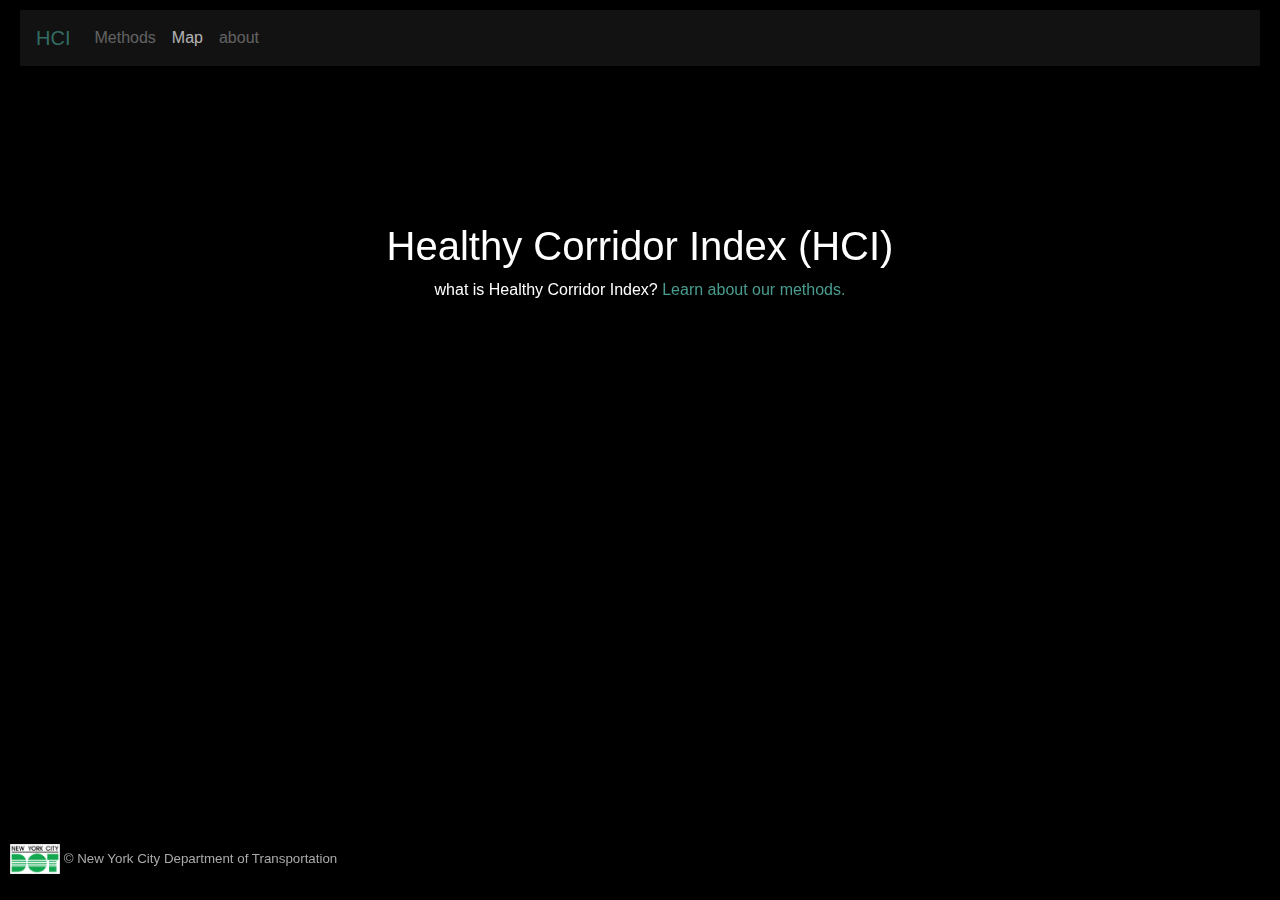
<file: index.html>
<!DOCTYPE html>
<html lang="en">

<head>
    <meta charset="UTF-8">
    <meta http-equiv="X-UA-Compatible" content="IE=edge">
    <meta name="viewport" content="width=device-width, initial-scale=1.0">

    <!-- Bootstrap CSS -->
    <link rel="stylesheet" href="./css/bootstrap.min.css">

    <!-- Custom styles -->
    <link rel="stylesheet" href="./css/mystyle.css">


    <title>Healthy Corridor Index (HCI)</title>
    <link rel="icon" href="./img/icon.png" type="image/png">
</head>

<body>
    <header>
        <nav class="navbar navbar-expand-md navbar-dark fixed-top hideNavbar">
            <!-- Logo -->
            <a class="navbar-brand" id="logo" href="index.html">HCI</a>
            <!-- Nav-->
            <button class="navbar-toggler" type="button" data-toggle="collapse" data-target="#navbarCollapse"
                aria-controls="navbarCollapse" aria-expanded="false" aria-label="Toggle navigation">
                <span class="navbar-toggler-icon"></span>
            </button>
            <div class="collapse navbar-collapse" id="navbarCollapse">
                <ul class="navbar-nav mr-auto">
                    <li class="nav-item">
                        <a class="nav-link" href="methods.html">Methods</a>
                    </li>
                    <li class="nav-item active">
                        <a class="nav-link" href="map.html">Map</a>
                    </li>
                    <li class="nav-item">
                        <a class="nav-link" href="about.html">about</a>
                    </li>

                </ul>

            </div>
        </nav>

    </header>


    <main role="main">
        <!--
    ////////////////////////
    /////////Video//////////
    ////////////////////////
    -->
        <iframe width="420" height="345" id="myVideo" src="https://www.youtube.com/embed/IueL7QIoBEo?autoplay=1"
            frameborder="0" allowfullscreen></iframe>

        <div class="content">
            <a href="map.html">
                <div class="link">
                    <h1>Healthy Corridor Index (HCI)</h1>
                </div>
            </a>
            <p> what is Healthy Corridor Index?
                <a href="methods.html" style="color:#499B8F">Learn about our methods.</a>
            </p>
        </div>

        <!--
    ////////////////////////
    /////////FOOTER/////////
    ////////////////////////
    -->
        <footer class="footer">
            <p><span><img src="./img/nyc-dot-logo.png" width="50" alt="dot logo"></span>
                © New York City Department of Transportation
            </p>
        </footer>
    </main>

    <!-- JavaScript -->
    <script src="js/jquery-3.2.1.slim.min.js"></script>
    <script src="./js/popper.min.js"></script>
    <script src="./js/bootstrap.min.js"></script>



</body>

</html>
</file>
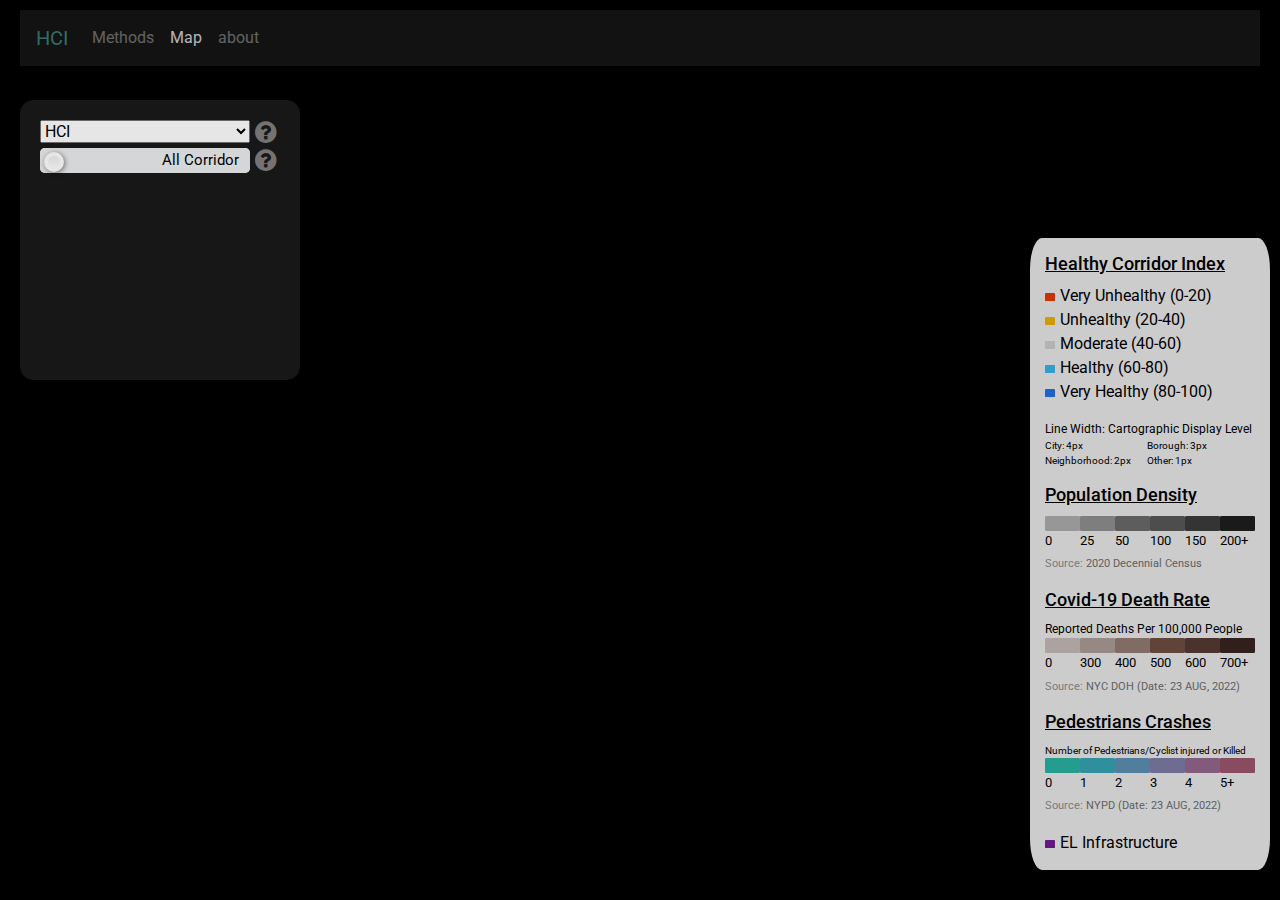
<file: map.html>
<!DOCTYPE html>
<html lang="en">

<head>
    <meta charset="UTF-8">
    <meta http-equiv="X-UA-Compatible" content="IE=edge">
    <meta name="viewport" content="width=device-width, initial-scale=1.0">

    <!-- Bootstrap core CSS -->
    <link href="./css/bootstrap.min.css" rel="stylesheet">
    <!-- Custom styles for this template -->
    <link href="./css/mystyle.css" rel="stylesheet">
    <!-- Add Google Fonts support -->
    <link href="https://fonts.googleapis.com/css?family=Roboto:100,100i,300,300i,400,400i,500,500i,700,700i,900,900i"
        rel="stylesheet">
    <!--  Icon -->
    <link rel="stylesheet" href="https://cdnjs.cloudflare.com/ajax/libs/font-awesome/4.7.0/css/font-awesome.min.css">

    <!-- Mapbox-->
    <script src="https://api.tiles.mapbox.com/mapbox-gl-js/v2.9.2/mapbox-gl.js"></script>
    <link href="https://api.tiles.mapbox.com/mapbox-gl-js/v2.9.2/mapbox-gl.css" rel="stylesheet" />
    <script
        src="https://api.mapbox.com/mapbox-gl-js/plugins/mapbox-gl-geocoder/v5.0.0/mapbox-gl-geocoder.min.js"></script>
    <link rel="stylesheet"
        href="https://api.mapbox.com/mapbox-gl-js/plugins/mapbox-gl-geocoder/v5.0.0/mapbox-gl-geocoder.css"
        type="text/css">

    <title>NYC Healthy Corridor Index</title>
    <link rel="icon" type="image/png" href="img/icon.png">
</head>

<body>
    <header>
        <nav class="navbar navbar-expand-md navbar-dark fixed-top hideNavbar">
            <!-- Logo -->
            <a class="navbar-brand" id="logo" href="index.html">HCI</a>
            <!-- Nav-->
            <button class="navbar-toggler" type="button" data-toggle="collapse" data-target="#navbarCollapse"
                aria-controls="navbarCollapse" aria-expanded="false" aria-label="Toggle navigation">
                <span class="navbar-toggler-icon"></span>
            </button>
            <div class="collapse navbar-collapse" id="navbarCollapse">
                <ul class="navbar-nav mr-auto">
                    <li class="nav-item">
                        <a class="nav-link" href="methods.html">Methods</a>
                    </li>
                    <li class="nav-item active">
                        <a class="nav-link" href="map.html">Map</a>
                    </li>
                    <li class="nav-item">
                        <a class="nav-link" href="about.html">about</a>
                    </li>

                </ul>

                <div id="geocoder" class="geocoder"></div>


            </div>
        </nav>

    </header>

    <main role="main">
        <div id="map"></div>

        <!--dropdown-->
        <div id="dropdown">
            <div class="row">
                <select id="selectIndex">
                    <option value="hci">HCI</option>
                    <option value="se">Social & Economic</option>
                    <option value="e">Education</option>
                    <option value="ne">Natural Environment</option>
                    <option value="n">Neighborhood</option>
                    <option value="t">Transportation</option>
                </select>
                <i class="fa fa-question-circle popup" style="font-size:25px;color:grey"
                    onclick="myPopup('myPopupQues-01')">
                    <span class="popuptext" id="myPopupQues-01">Select to navigate to another sub-index<br>
                        <br>
                        <a href="methods.html">More Information</a>
                    </span>
                </i>
            </div>

            <!--display mode-->
            <div id="visLayers" class="row">
                <label id="mySwitch1" class="switch">
                    <input class="switch-input" type="checkbox" />
                    <span class="switch-label" data-on="EL-Corridor" data-off="All Corridor"></span>
                    <span class="switch-handle"></span>
                </label>
                <i class="fa fa-question-circle popup" style="font-size:25px;color:grey"
                    onclick="myPopup('myPopupQues-02')">
                    <span class="popuptext" id="myPopupQues-02">In "All Corridor" Mode, sample corridors will
                        display.<br><br>
                        In "EL-Corrior" Mode, only EL-Corridors will display.<br><br>
                        <a href="methods.html#highlight2">More Information</a>
                    </span>
                </i>
            </div>
            <!-- <div id="visLayers" class="row">
                <label id="mySwitch2" class="switch">
                    <input class="switch-input" type="checkbox" />
                    <span class="switch-label" data-on="EL-Corridor" data-off="All Corridor"></span>
                    <span class="switch-handle"></span>
                </label>
                <i class="fa fa-question-circle popup" style="font-size:25px;color:grey"
                    onclick="myPopup('myPopupQues-03')">
                    <span class="popuptext" id="myPopupQues-03">In "All Corridor" Mode, sample corridors will
                        display.<br><br>
                        In "EL-Corrior" Mode, only EL-Corridors will display.<br><br>
                        <a href="methods.html#highlight2">More Information</a>
                    </span>
                </i>
            </div> -->
            <br>
            <div class="layers-control" id="layers-control1"> </div>
            <div class="layers-control" id="layers-control2"> </div>






        </div>

        <!-- Legend -->
        <div class="legend">
            <div id='score-legend'>
                <h4><u>Healthy Corridor Index</u></h4>
                <div><span style="background-color: #ff3d00"></span>Very Unhealthy (0-20)</div>
                <div><span style="background-color: #ffc300"></span>Unhealthy (20-40)</div>
                <div><span style="background-color: #e0e0e0"></span>Moderate (40-60)</div>
                <div><span style="background-color: #42c3ff"></span>Healthy (60-80)</div>
                <div><span style="background-color: #2979FF"></span>Very Healthy (80-100)</div>
                <p></p>
                <div style="font-size:12px">Line Width: Cartographic Display Level </div>
                <div style="font-size:10px">City: 4px &emsp;&emsp;&emsp;&emsp;&emsp;&emsp; Borough: 3px</div>
                <div style="font-size:10px">Neighborhood: 2px &nbsp;&emsp; Other: 1px</div>
            </div>

            <p></p>

            <div id='legend-1'>
                <h4><u>Population Density</u></h4>
                <div class='legend-scale'>
                    <ul class='legend-labels'>
                        <li><span style='background-color: #BDBDBD'></span>0</li>
                        <li><span style='background-color: #9E9E9E'></span>25</li>
                        <li><span style='background-color: #757575'></span>50</li>
                        <li><span style='background-color: #616161'></span>100</li>
                        <li><span style='background-color: #424242'></span>150</li>
                        <li><span style='background-color: #212121'></span>200+</li>
                    </ul>
                </div>
                <div class='legend-source'>Source: <a href="https://data.census.gov/cedsci/">2020 Decennial Census</a>
                </div>
            </div>
            <p></p>
            <div id='legend-2'>
                <h4><u>Covid-19 Death Rate</u></h4>
                <div style="font-size:12px">Reported Deaths Per 100,000 People</div>
                <div class='legend-scale'>
                    <ul class='legend-labels'>
                        <li><span style='background-color: #D7CCC8'></span>0</li>
                        <li><span style='background-color: #BCAAA4'></span>300</li>
                        <li><span style='background-color: #A1887F'></span>400</li>
                        <li><span style='background-color: #795548'></span>500</li>
                        <li><span style='background-color: #5D4037'></span>600</li>
                        <li><span style='background-color: #3E2723'></span>700+</li>
                    </ul>
                </div>
                <div class='legend-source'>Source: <a
                        href="https://github.com/nychealth/coronavirus-data/tree/master/totals">NYC DOH (Date: 23 AUG,
                        2022)</a></div>
            </div>

            <p></p>
            <div id='legend-3'>
                <h4><u>Pedestrians Crashes</u></h4>
                <div style="font-size:10px">Number of Pedestrians/Cyclist injured or Killed</div>
                <div class='legend-scale'>
                    <ul class='legend-labels'>
                        <li><span style='background-color: #2DC4B2'></span>0</li>
                        <li><span style='background-color: #3BB3C3'></span>1</li>
                        <li><span style='background-color: #669EC4'></span>2</li>
                        <li><span style='background-color: #8B88B6'></span>3</li>
                        <li><span style='background-color: #A2719B'></span>4</li>
                        <li><span style='background-color: #AA5E79'></span>5+</li>
                    </ul>
                </div>
                <div class='legend-source'>Source: <a
                        href="https://data.cityofnewyork.us/Public-Safety/Motor-Vehicle-Collisions-Crashes/h9gi-nx95">NYPD
                        (Date: 23 AUG,
                        2022)</a></div>
            </div>

            <p></p>
            <div id='legend-4'>
                <div id='score-legend'>
                    <div><span style="background-color: #7B1FA2"></span>EL Infrastructure</div>
                    </ul>
                </div>
            </div>



        </div>

    </main>

</body>

<!-- JavaScript -->
<script src="./js/jquery-3.2.1.slim.min.js"></script>
<script src="./js/popper.min.js"></script>
<script src="./js/bootstrap.min.js"></script>
<script src="./js/mymap.js"></script>


</html>
</file>
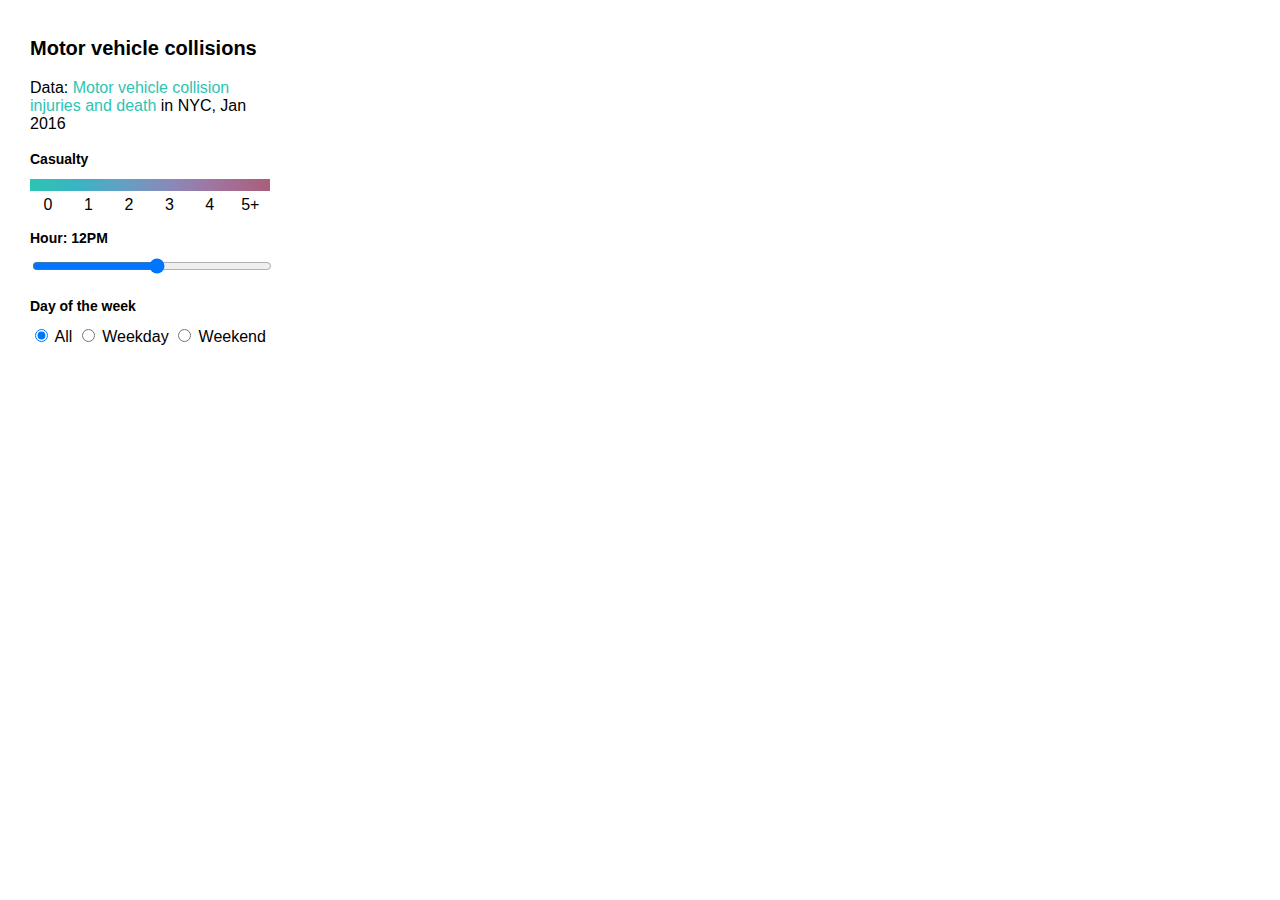
<file: ss.html>
<!DOCTYPE html>
<html lang="en">

<head>
    <meta charset="utf-8" />
    <title>Demo: Show changes over time with Mapbox GL JS</title>
    <meta name="viewport" content="width=device-width, initial-scale=1" />
    <script src="https://api.tiles.mapbox.com/mapbox-gl-js/v2.9.2/mapbox-gl.js"></script>
    <link href="https://api.tiles.mapbox.com/mapbox-gl-js/v2.9.2/mapbox-gl.css" rel="stylesheet" />
    <style>
        body {
            margin: 0;
            padding: 0;
            font-family: 'Helvetica Neue', Helvetica, Arial, sans-serif;
        }

        #map {
            position: absolute;
            top: 0;
            bottom: 0;
            width: 100%;
        }

        h1 {
            font-size: 20px;
            line-height: 30px;
        }

        h2 {
            font-size: 14px;
            line-height: 20px;
            margin-bottom: 10px;
        }

        a {
            text-decoration: none;
            color: #2dc4b2;
        }

        #console {
            position: absolute;
            margin: 10px;
            width: 240px;
            background-color: white;
            padding: 10px 20px;
        }

        .session {
            margin-bottom: 20px;
        }

        .row {
            height: 12px;
            width: 100%;
        }

        .colors {
            background: linear-gradient(to right,
                    #2dc4b2,
                    #3bb3c3,
                    #669ec4,
                    #8b88b6,
                    #a2719b,
                    #aa5e79);
            margin-bottom: 5px;
        }

        .label {
            width: 15%;
            display: inline-block;
            text-align: center;
        }
    </style>
</head>

<body>
    <div id="map"></div>
    <div id="console">
        <h1>Motor vehicle collisions</h1>
        <p>
            Data:
            <a href="https://data.cityofnewyork.us/Public-Safety/NYPD-Motor-Vehicle-Collisions/h9gi-nx95">Motor vehicle
                collision injuries and death</a>
            in NYC, Jan 2016
        </p>
        <div class="session">
            <h2>Casualty</h2>
            <div class="row colors"></div>
            <div class="row labels">
                <div class="label">0</div>
                <div class="label">1</div>
                <div class="label">2</div>
                <div class="label">3</div>
                <div class="label">4</div>
                <div class="label">5+</div>
            </div>
        </div>
        <div class="session">
            <h2>Hour: <label id="active-hour">12PM</label></h2>
            <input id="slider" class="row" type="range" min="0" max="23" step="1" value="12" />
        </div>
        <div class="session">
            <h2>Day of the week</h2>
            <div class="row" id="filters">
                <input id="all" type="radio" name="toggle" value="all" checked="checked" />
                <label for="all">All</label>
                <input id="weekday" type="radio" name="toggle" value="weekday" />
                <label for="weekday">Weekday</label>
                <input id="weekend" type="radio" name="toggle" value="weekend" />
                <label for="weekend">Weekend</label>
            </div>
        </div>
    </div>
    <script>
        mapboxgl.accessToken = '<your access token here>';
        const map = new mapboxgl.Map({
            container: 'map',
            style: 'mapbox://styles/mapbox/light-v10',
            center: [-74.0059, 40.7128],
            zoom: 11
        });

        map.on('load', () => {
            let filterHour = ['==', ['number', ['get', 'Hour']], 12];
            let filterDay = ['!=', ['string', ['get', 'Day']], 'placeholder'];

            map.addLayer({
                id: 'collisions',
                type: 'circle',
                source: {
                    type: 'geojson',
                    data: './collisions1601.geojson' // replace this with the url of your own geojson
                },
                paint: {
                    'circle-radius': [
                        'interpolate',
                        ['linear'],
                        ['number', ['get', 'Casualty']],
                        0,
                        4,
                        5,
                        24
                    ],
                    'circle-color': [
                        'interpolate',
                        ['linear'],
                        ['number', ['get', 'Casualty']],
                        0,
                        '#2DC4B2',
                        1,
                        '#3BB3C3',
                        2,
                        '#669EC4',
                        3,
                        '#8B88B6',
                        4,
                        '#A2719B',
                        5,
                        '#AA5E79'
                    ],
                    'circle-opacity': 0.8
                },
                'filter': ['all', filterHour, filterDay]
            });

            // update hour filter when the slider is dragged
            document.getElementById('slider').addEventListener('input', (event) => {
                const hour = parseInt(event.target.value);
                // update the map
                filterHour = ['==', ['number', ['get', 'Hour']], hour];
                map.setFilter('collisions', ['all', filterHour, filterDay]);

                // converting 0-23 hour to AMPM format
                const ampm = hour >= 12 ? 'PM' : 'AM';
                const hour12 = hour % 12 ? hour % 12 : 12;

                // update text in the UI
                document.getElementById('active-hour').innerText = hour12 + ampm;
            });

            document
                .getElementById('filters')
                .addEventListener('change', (event) => {
                    const day = event.target.value;
                    // update the map filter
                    if (day === 'all') {
                        filterDay = ['!=', ['string', ['get', 'Day']], 'placeholder'];
                    } else if (day === 'weekday') {
                        filterDay = [
                            'match',
                            ['get', 'Day'],
                            ['Sat', 'Sun'],
                            false,
                            true
                        ];
                    } else if (day === 'weekend') {
                        filterDay = [
                            'match',
                            ['get', 'Day'],
                            ['Sat', 'Sun'],
                            true,
                            false
                        ];
                    } else {
                        console.error('error');
                    }
                    map.setFilter('collisions', ['all', filterHour, filterDay]);
                });
        });
    </script>
</body>

</html>
</file>
<file: css/mystyle.css>
/* GLOBAL STYLES
-------------------------------------------------- */
/* Padding below the footer and lighter body text */

body {
  font-family: 'Roboto', sans-serif;
  padding-top: 0rem;
  padding-bottom: 0rem;
  color: #5a5a5a;
  background: black;
}

.footer {
  position: fixed;
  bottom: 10px;
  left: 10px;
  font-size: 10pt;
  color: darkgrey;
}

.footer2 {
  position: fixed;
  bottom: 10px;
  left: 10px;
  font-size: 10pt;
  color: darkgrey;
  background: black;
  opacity: 0.7;
}

.btn {
  border-width: : 4px;
  border-color: #499B8F;
  color: white;
}

.btn:hover {
  background-color: #499B8F;
  color: white;
}

/* CUSTOMIZE THE CAROUSEL
-------------------------------------------------- */

/* Carousel base class */
#myCarousel {
  width: 100%;
}

.carousel {
  margin-bottom: 0rem;
}

.carousel-item {
  height: 60rem;
  background-color: black;
}

.carousel-item>img {
  position: absolute;
  top: 0;
  left: 0;
  width: 100%;
}

.carousel-control-prev-icon,
.carousel-control-next-icon {
  height: 50px;
  width: 50px;
}


/* MARKETING CONTENT
-------------------------------------------------- */

/* Center align the text within the three columns below the carousel */
.marketing .col-lg-4 {
  margin-bottom: 1.5rem;
  text-align: center;
}

.marketing h2 {
  font-weight: 400;
}

.marketing .col-lg-4 p {
  margin-right: .75rem;
  margin-left: .75rem;
}


/* Featurettes
------------------------- */

.featurette-divider {
  margin: 1rem 0;
  /* Space out the Bootstrap <hr> more */
  border: 1px solid dimgray;
}

/* Thin out the marketing headings */
.featurette-heading {
  font-weight: 400;
  line-height: 1;
  color: #499B8F;
}

.lead {
  color: white;
}


/* RESPONSIVE CSS
-------------------------------------------------- */

@media (min-width: 40em) {

  /* Bump up size of carousel content */
  .carousel-caption p {
    margin-bottom: 1.25rem;
    font-size: 1.25rem;
    line-height: 1.4;
  }

  .featurette-heading {
    font-size: 30px;
  }
}

@media (min-width: 62em) {
  .featurette-heading {
    margin-top: 7rem;
  }
}

/* subtitle*/
.subtitle {
  margin: 12rem 6rem 3rem 3rem;
}


/* Update Bootstrap
-------------------------------------------------- */
.navbar-dark,
.navbar-light {
  position: fixed;
  margin-left: 20px;
  margin-top: 10px;
  margin-right: 20px;
}

.navbar-dark {
  background-color: rgb(26, 26, 26);
  opacity: 0.7;
}

.hideNavbar {
  display: hide;
}

#logo {
  color: #499B8F;
}



/* Modal Content 
----------------------------------------------------*/
/* The Modal (background) */
.modal {
  display: none;
  /* Hidden by default */
  position: fixed;
  /* Stay in place */
  z-index: 1;
  /* Sit on top */
  padding-top: 100px;
  /* Location of the box */
  padding-bottom: 100px;
  left: 0;
  top: 0;
  width: 100%;
  /* Full width */
  height: 100%;
  /* Full height */
  overflow: auto;
  /* Enable scroll if needed */
  background-color: rgb(0, 0, 0);
  /* Fallback color */
  background-color: rgba(0, 0, 0, 0.4);
  /* Black w/ opacity */
  opacity: 1;

}

/* Modal Content */
.modal-content {
  background-color: rgba(0, 0, 0, 0.7);
  margin: auto;
  padding: 40px;
  width: 80%;
  color: white;
}

/* The Close Button */
.close {
  color: white;
  float: right;
  font-size: 25px;
}


/*video*/
#myVideo {
  position: fixed;
  right: 30%;
  bottom: 20%;
  height: 40%;
  width: 40%;
}

.content {
  position: fixed;
  top: 30%;
  left: 50%;
  transform: translate(-50%, -50%);
  text-align: center;
  color: white;
}

.link {
  color: white;
  text-decoration: none;
  background-color: none;

}

.link:hover {
  color: #499B8F;
  text-decoration: underline;
  text-decoration-color: #499B8F;
  background-color: none;

}

#selectIndex {
  width: 210px;
  margin: 0 5px 5px 0;

}

/* switch*/
.switch {
  position: relative;
  display: block;
  vertical-align: top;
  width: 210px;
  height: 25px;
  margin: 0 5px 5px 0;
  background: white;
  border-radius: 5px;
  cursor: pointer;
  box-sizing: content-box;
}

.switch-input {
  position: absolute;
  top: 0;
  left: 0;
  opacity: 0;
  box-sizing: content-box;
}

.switch-label {
  position: relative;
  display: block;
  height: inherit;
  font-size: 15px;
  background: #eceeef;
  border-radius: inherit;
  box-sizing: content-box;
}

.switch-label:before,
.switch-label:after {
  position: absolute;
  top: 50%;
  margin-top: -.5em;
  line-height: 1;
  -webkit-transition: inherit;
  -moz-transition: inherit;
  -o-transition: inherit;
  transition: inherit;
  box-sizing: content-box;
}

.switch-label:before {
  content: attr(data-off);
  right: 11px;
  color: black;
  text-shadow: 0 1px rgba(255, 255, 255, 0.5);
}

.switch-label:after {
  content: attr(data-on);
  left: 11px;
  color: white;
  text-shadow: 0 1px rgba(0, 0, 0, 0.2);
  opacity: 0;
}

.switch-input:checked~.switch-label {
  background: #499B8F;
  box-shadow: inset 0 1px 2px rgba(0, 0, 0, 0.15), inset 0 0 3px rgba(0, 0, 0, 0.2);
}

.switch-input:checked~.switch-label:before {
  opacity: 0;
}

.switch-input:checked~.switch-label:after {
  opacity: 1;
}

.switch-handle {
  position: absolute;
  top: 4px;
  left: 4px;
  width: 20px;
  height: 20px;
  background: white;
  border-radius: 100%;
  box-shadow: 1px 1px 5px rgba(0, 0, 0, 0.5);
}

.switch-handle:before {
  content: "";
  position: absolute;
  top: 50%;
  left: 50%;
  margin: -6px 0 0 -6px;
  width: 12px;
  height: 12px;
  background: linear-gradient(to bottom, #eeeeee, #FFFFFF);
  border-radius: 6px;
}

.switch-input:checked~.switch-handle {
  left: 185px;
  box-shadow: -1px 1px 5px rgba(0, 0, 0, 0.5);
}

/* Transition
========================== */
.switch-label,
.switch-handle {
  transition: All 0.3s ease;
  -webkit-transition: All 0.3s ease;
  -moz-transition: All 0.3s ease;
  -o-transition: All 0.3s ease;
}

/* Mapbox
-------------------------------------------------- */

#map {
  width: 100%;
  height: 100%;
  position: absolute;
}

#dropdown {
  position: fixed;
  left: 20px;
  top: 100px;
  height: 280px;
  width: 280px;
  background-color: rgb(26, 26, 26);
  opacity: 0.9;
  color: white;
  padding: 20px;
  padding-left: 35px;
  border-radius: 5%;
}

#cities {
  height: 600px;
  overflow-y: scroll;
  overflow-x: hidden;
}

.popupWindow {
  opacity: 0.9;
  width: 400px;
  font-size: 15px;
}



.layers-control {
  z-index: 1;
  display: block;
  margin-left: -20px;
  width: 220px;

}

.layers-control h3 {
  line-height: initial;
}

.layers-control a {
  font-size: 15px;
  color: #E0E0E0;
  display: block;
  margin: 5px;
  padding-left: 10px;
  text-align: left;
  background-color: #404040;
  border-radius: 5px;

}

.layers-control a.active {
  background-color: white;
  color: black;
}

.layers-control a:hover {
  background-color: #499B8F;
}

.layers-control a.active:hover {
  background: #499B8F;
}


.legend {
  background-color: rgb(255, 255, 255);
  opacity: 0.8;
  color: black;
  bottom: 30px;
  padding: 15px;
  position: absolute;
  right: 10px;
  max-width: 400px;
  z-index: 1;
  border-radius: 5%;
}

.legend h4 {
  margin: 0 0 10px;
  font-size: 18px;
}

.legend div span {
  font-size: 8px;
  border-radius: 5%;
  display: inline-block;
  height: 8px;
  margin-right: 5px;
  width: 10px;
}

.legend .legend-title {
  text-align: left;
  margin-bottom: 8px;
  font-weight: bold;
  font-size: 90%;
}

.legend .legend-scale ul {
  margin: 0;
  padding: 0;
  float: left;
  list-style: none;
}

.legend .legend-scale ul li {
  display: inline;
  float: left;
  width: 35px;
  margin-bottom: 6px;
  text-align: left;
  font-size: 80%;
  list-style: none;
}

.legend ul.legend-labels li span {
  display: inline;
  float: left;
  height: 15px;
  width: 35px;
}

.legend .legend-source {
  font-size: 70%;
  color: #999;
  clear: both;
}

.legend a {
  color: #777;
}

/* .legend-1 {
  background-color: rgb(255, 255, 255);
  opacity: 0.8;
  color: black;
  bottom: 30px;
  padding: 15px;
  position: absolute;
  left: 30px;
  width: 230px;
  z-index: 1;
  border-radius: 5%;
}

.legend-1 h4 {
  margin: 0 0 10px;
  font-size: 15px;
}

.legend-1 div span {
  font-size: 8px;
  border-radius: 50%;
  display: inline-block;
  height: 8px;
  margin-right: 5px;
  width: 10px;
} */




/* Popup container - can be anything you want */
.popup {
  position: relative;
  display: inline-block;
  cursor: pointer;
  -webkit-user-select: none;
  -moz-user-select: none;
  -ms-user-select: none;
  user-select: none;

}

/* The actual popup */
.popup .popuptext {
  font-family: 'Roboto', sans-serif;
  font-size: 15px;
  visibility: hidden;
  width: 250px;
  background-color: white;
  color: black;
  text-align: left;
  border-radius: 5px;
  padding: 10px;
  position: absolute;
  z-index: 1;
  top: 0%;
  left: 125%;
  margin-left: 10px;
}

/* Popup arrow */
.popup .popuptext::after {
  content: "";
  position: absolute;
  top: 100%;
  left: 50%;
  margin-left: 0px;
  border-width: 5px;
  border-style: solid;
  border-color: #555 transparent transparent transparent;
}

/* Toggle this class - hide and show the popup */
.popup .show {
  visibility: visible;
  -webkit-animation: fadeIn 1s;
  animation: fadeIn 1s;
}

/* Add animation (fade in the popup) */
@-webkit-keyframes fadeIn {
  from {
    opacity: 0;
  }

  to {
    opacity: 1;
  }
}

@keyframes fadeIn {
  from {
    opacity: 0;
  }

  to {
    opacity: 1;
  }
}

.fa .fa-question-circle {
  font-family: 'Roboto', sans-serif;
}



.teamMember:hover img {
  -webkit-filter: invert(100%);
}
</file>
